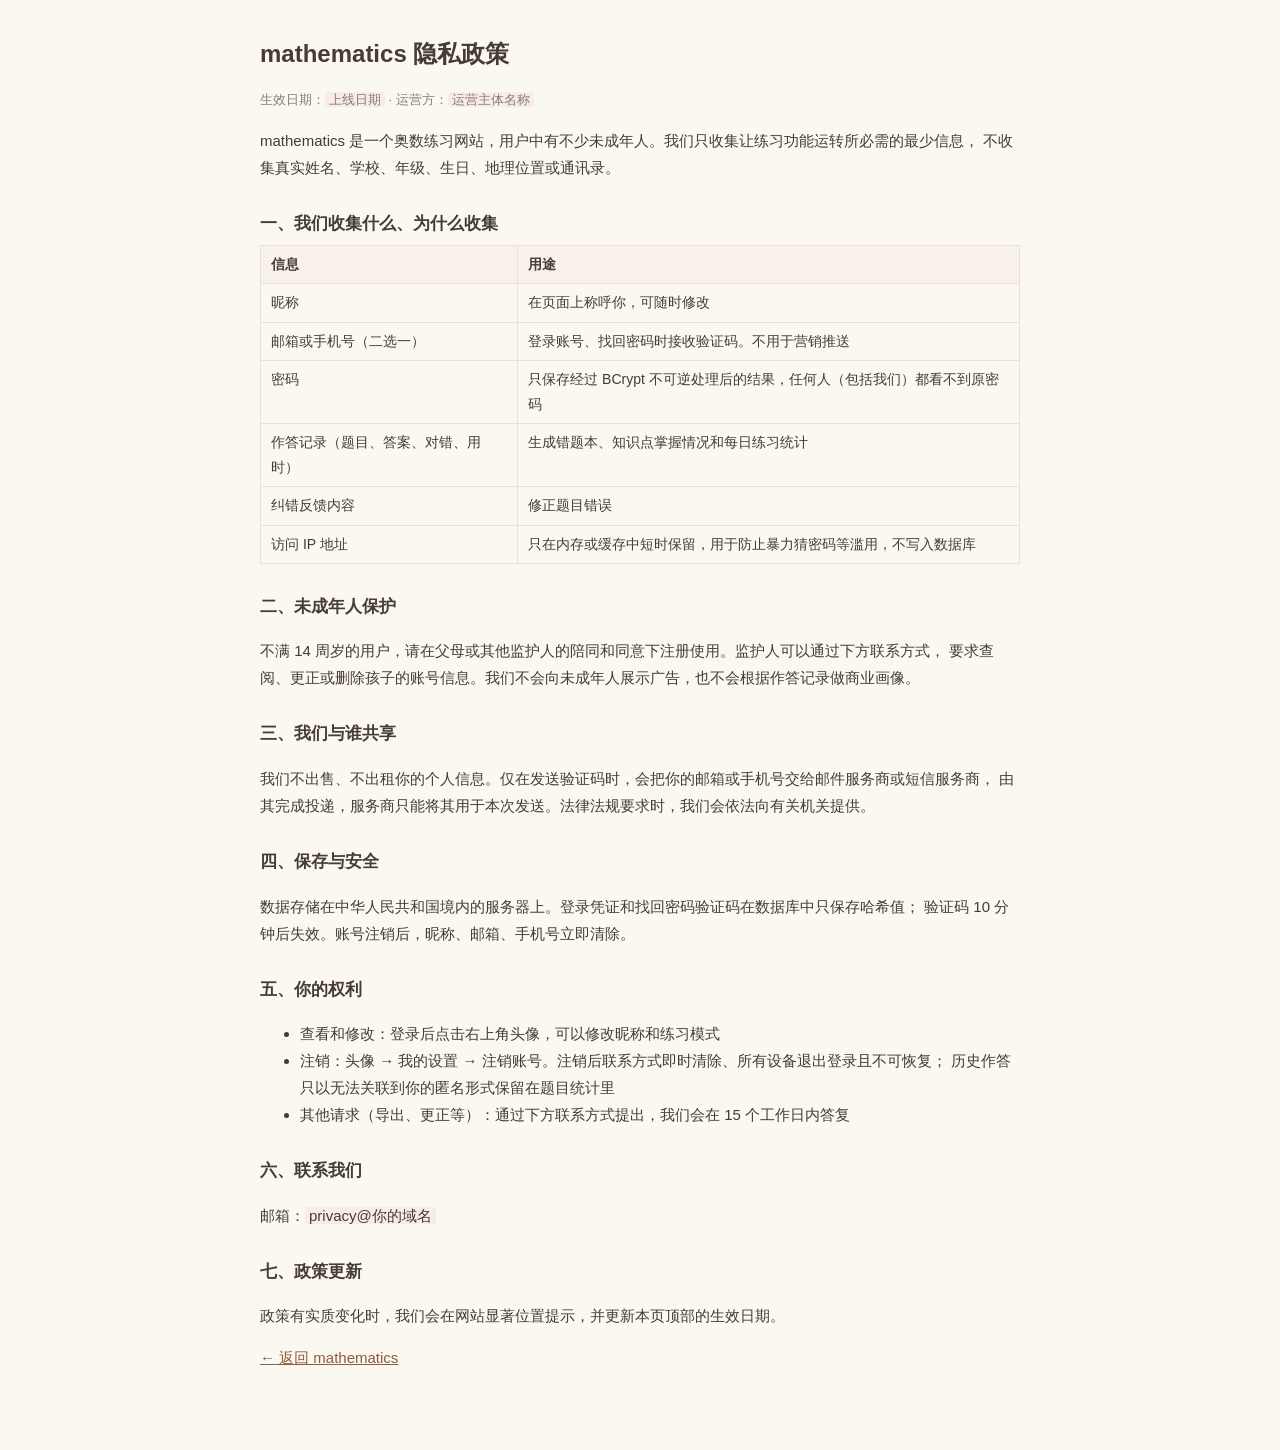
<file: src/main/resources/static/privacy.html>
<!doctype html>
<html lang="zh-CN">
<head>
  <meta charset="utf-8">
  <meta name="viewport" content="width=device-width, initial-scale=1">
  <title>隐私政策 · mathematics</title>
  <style>
    body { margin: 0; background: #FBF7F1; color: #463C34; font: 15px/1.8 -apple-system, "PingFang SC", "Microsoft YaHei", sans-serif }
    main { max-width: 760px; margin: 0 auto; padding: 32px 20px 64px }
    h1 { font-size: 24px; margin: 0 0 4px }
    h2 { font-size: 17px; margin: 28px 0 6px }
    .meta { color: #8B7E71; font-size: 13px }
    table { width: 100%; border-collapse: collapse; font-size: 14px }
    th, td { border: 1px solid #EBE1D5; padding: 6px 10px; text-align: left; vertical-align: top }
    th { background: #F7F1E9 }
    a { color: #8E5C39 }
    .todo { background: #F9EBE7; padding: 0 4px; border-radius: 3px }
  </style>
</head>
<body>
<main>
  <h1>mathematics 隐私政策</h1>
  <p class="meta">生效日期：<span class="todo">上线日期</span> · 运营方：<span class="todo">运营主体名称</span></p>

  <p>mathematics 是一个奥数练习网站，用户中有不少未成年人。我们只收集让练习功能运转所必需的最少信息，
    不收集真实姓名、学校、年级、生日、地理位置或通讯录。</p>

  <h2>一、我们收集什么、为什么收集</h2>
  <table>
    <tr><th>信息</th><th>用途</th></tr>
    <tr><td>昵称</td><td>在页面上称呼你，可随时修改</td></tr>
    <tr><td>邮箱或手机号（二选一）</td><td>登录账号、找回密码时接收验证码。不用于营销推送</td></tr>
    <tr><td>密码</td><td>只保存经过 BCrypt 不可逆处理后的结果，任何人（包括我们）都看不到原密码</td></tr>
    <tr><td>作答记录（题目、答案、对错、用时）</td><td>生成错题本、知识点掌握情况和每日练习统计</td></tr>
    <tr><td>纠错反馈内容</td><td>修正题目错误</td></tr>
    <tr><td>访问 IP 地址</td><td>只在内存或缓存中短时保留，用于防止暴力猜密码等滥用，不写入数据库</td></tr>
  </table>

  <h2>二、未成年人保护</h2>
  <p>不满 14 周岁的用户，请在父母或其他监护人的陪同和同意下注册使用。监护人可以通过下方联系方式，
    要求查阅、更正或删除孩子的账号信息。我们不会向未成年人展示广告，也不会根据作答记录做商业画像。</p>

  <h2>三、我们与谁共享</h2>
  <p>我们不出售、不出租你的个人信息。仅在发送验证码时，会把你的邮箱或手机号交给邮件服务商或短信服务商，
    由其完成投递，服务商只能将其用于本次发送。法律法规要求时，我们会依法向有关机关提供。</p>

  <h2>四、保存与安全</h2>
  <p>数据存储在中华人民共和国境内的服务器上。登录凭证和找回密码验证码在数据库中只保存哈希值；
    验证码 10 分钟后失效。账号注销后，昵称、邮箱、手机号立即清除。</p>

  <h2>五、你的权利</h2>
  <ul>
    <li>查看和修改：登录后点击右上角头像，可以修改昵称和练习模式</li>
    <li>注销：头像 → 我的设置 → 注销账号。注销后联系方式即时清除、所有设备退出登录且不可恢复；
      历史作答只以无法关联到你的匿名形式保留在题目统计里</li>
    <li>其他请求（导出、更正等）：通过下方联系方式提出，我们会在 15 个工作日内答复</li>
  </ul>

  <h2>六、联系我们</h2>
  <p>邮箱：<span class="todo">privacy@你的域名</span></p>

  <h2>七、政策更新</h2>
  <p>政策有实质变化时，我们会在网站显著位置提示，并更新本页顶部的生效日期。</p>

  <p><a href="/">← 返回 mathematics</a></p>
</main>
</body>
</html>
</file>
